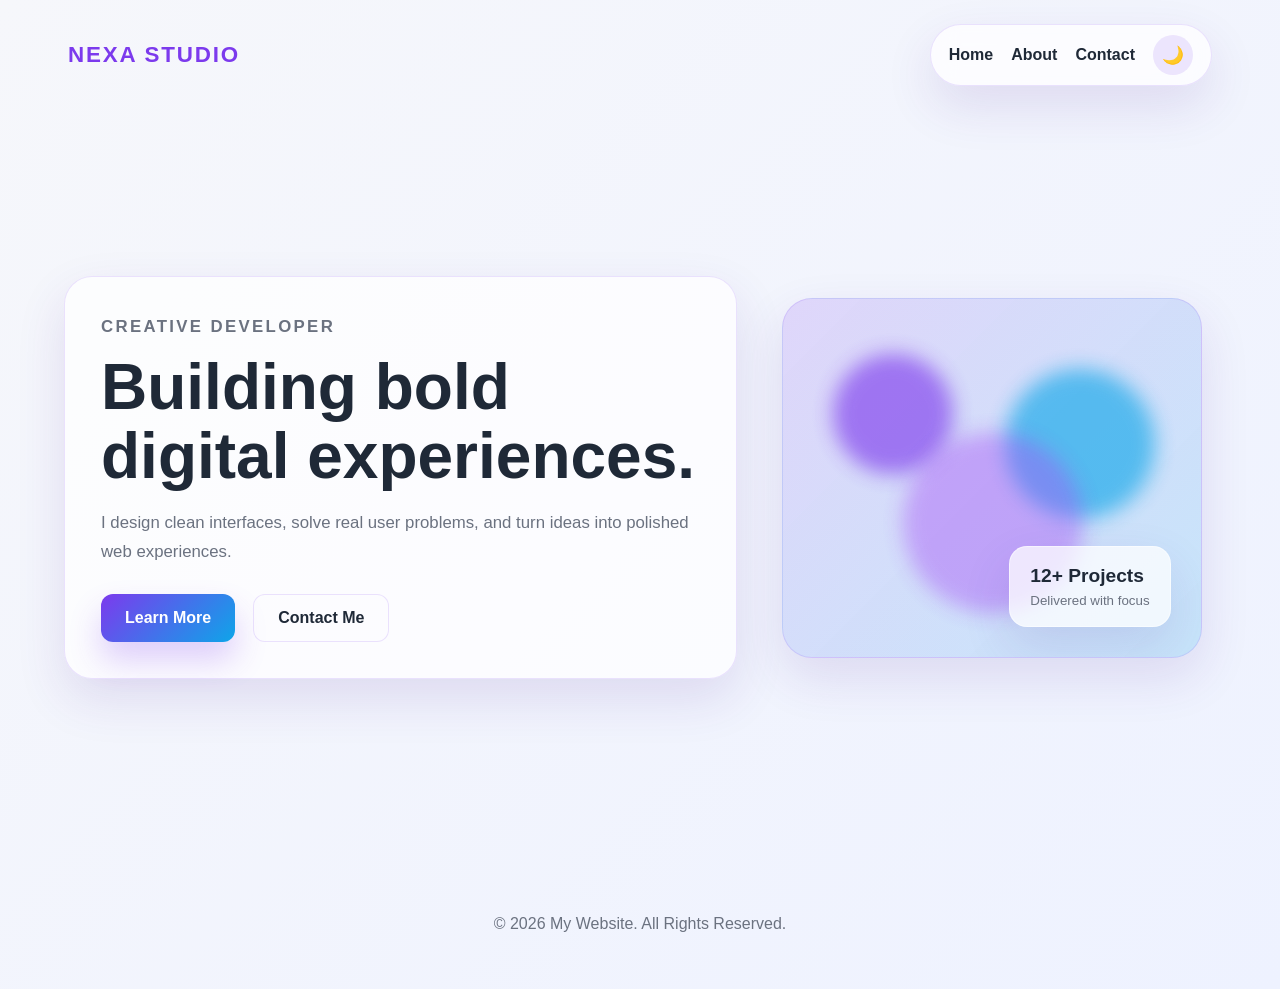
<file: index.html>
<!doctype html>
<html lang="en">
  <head>
    <meta charset="UTF-8" />
    <meta name="viewport" content="width=device-width, initial-scale=1.0" />
    <title>Home | My Portfolio</title>
    <link rel="stylesheet" href="style.css" />
  </head>
  <body>
    <nav class="main-nav">
      <div class="brand">Nexa Studio</div>
      <div class="nav-link">
        <a href="index.html">Home</a>
        <a href="about.html">About</a>
        <a href="contact.html">Contact</a>
        <button id="theme-button" class="icon-button" aria-label="Toggle theme">
          🌙
        </button>
        <button
          id="menu-button"
          class="icon-button mobile-only"
          aria-label="Open menu"
        >
          ☰
        </button>
      </div>
    </nav>

    <main>
      <section class="hero">
        <div class="hero-text">
          <p class="eyebrow">Creative Developer</p>
          <h1>Building bold digital experiences.</h1>
          <p>
            I design clean interfaces, solve real user problems, and turn ideas
            into polished web experiences.
          </p>
          <div class="hero-actions">
            <a href="about.html" class="primary-btn">Learn More</a>
            <a href="contact.html" class="secondary-btn">Contact Me</a>
          </div>
        </div>

        <div class="hero-visual">
          <div class="glass-card">
            <span class="dot dot-one"></span>
            <span class="dot dot-two"></span>
            <span class="dot dot-three"></span>
            <div class="mini-card">
              <strong>12+ Projects</strong>
              <small>Delivered with focus</small>
            </div>
          </div>
        </div>
      </section>
    </main>

    <footer>
      <p>© 2026 My Website. All Rights Reserved.</p>
    </footer>

    <script src="script.js"></script>
  </body>
</html>
</file>
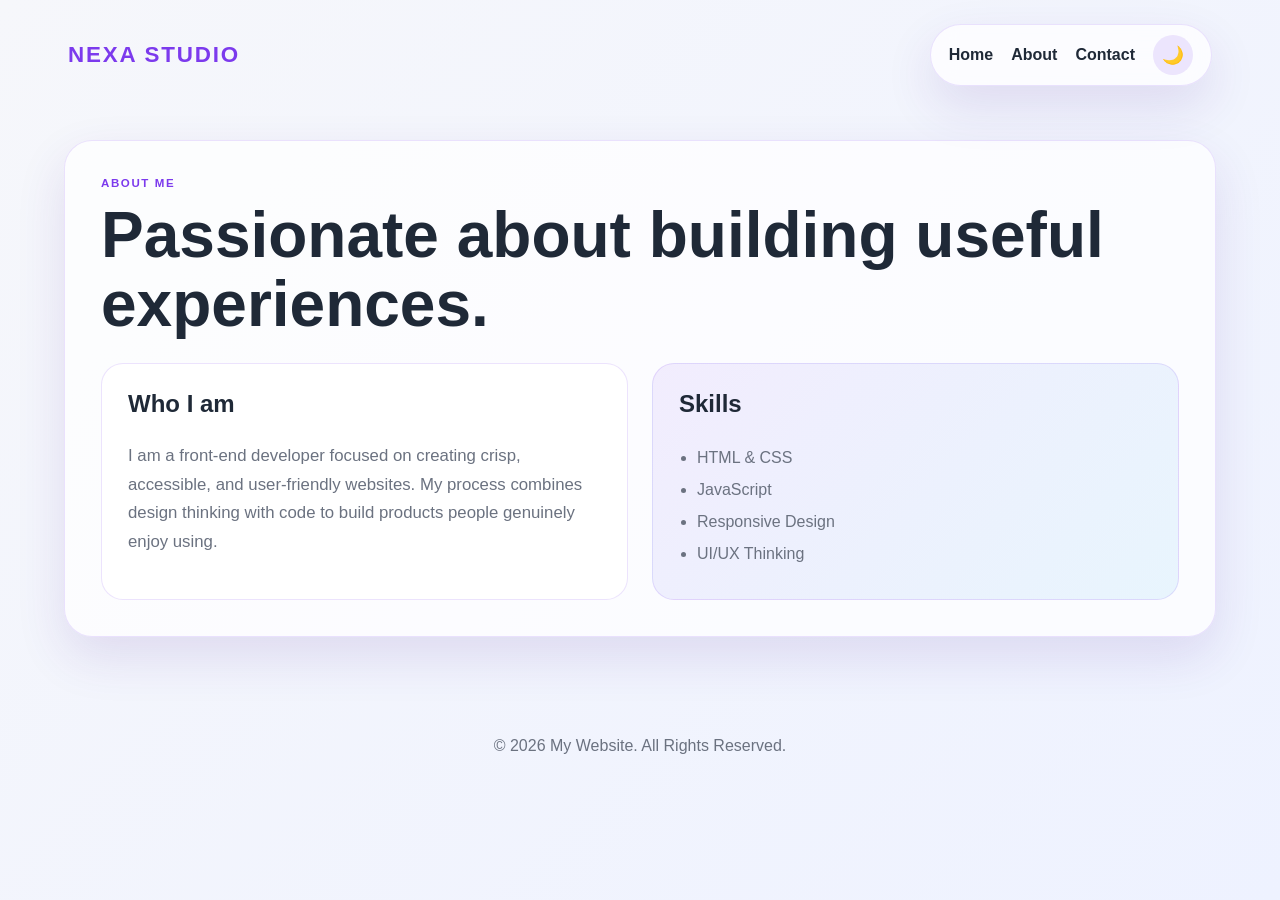
<file: about.html>
<!doctype html>
<html lang="en">
  <head>
    <meta charset="UTF-8" />
    <meta name="viewport" content="width=device-width, initial-scale=1.0" />
    <title>About | My Portfolio</title>
    <link rel="stylesheet" href="style.css" />
  </head>
  <body>
    <nav class="main-nav">
      <div class="brand">Nexa Studio</div>
      <div class="nav-link">
        <a href="index.html">Home</a>
        <a href="about.html">About</a>
        <a href="contact.html">Contact</a>
        <button id="theme-button" class="icon-button" aria-label="Toggle theme">
          🌙
        </button>
        <button
          id="menu-button"
          class="icon-button mobile-only"
          aria-label="Open menu"
        >
          ☰
        </button>
      </div>
    </nav>

    <main>
      <section class="about">
        <div class="section-heading">
          <p class="eyebrow">About Me</p>
          <h2>Passionate about building useful experiences.</h2>
        </div>

        <div class="about-grid">
          <div class="about-card">
            <h3>Who I am</h3>
            <p>
              I am a front-end developer focused on creating crisp, accessible,
              and user-friendly websites. My process combines design thinking
              with code to build products people genuinely enjoy using.
            </p>
          </div>

          <div class="about-card highlight">
            <h3>Skills</h3>
            <ul>
              <li>HTML & CSS</li>
              <li>JavaScript</li>
              <li>Responsive Design</li>
              <li>UI/UX Thinking</li>
            </ul>
          </div>
        </div>
      </section>
    </main>

    <footer>
      <p>© 2026 My Website. All Rights Reserved.</p>
    </footer>

    <script src="script.js"></script>
  </body>
</html>
</file>
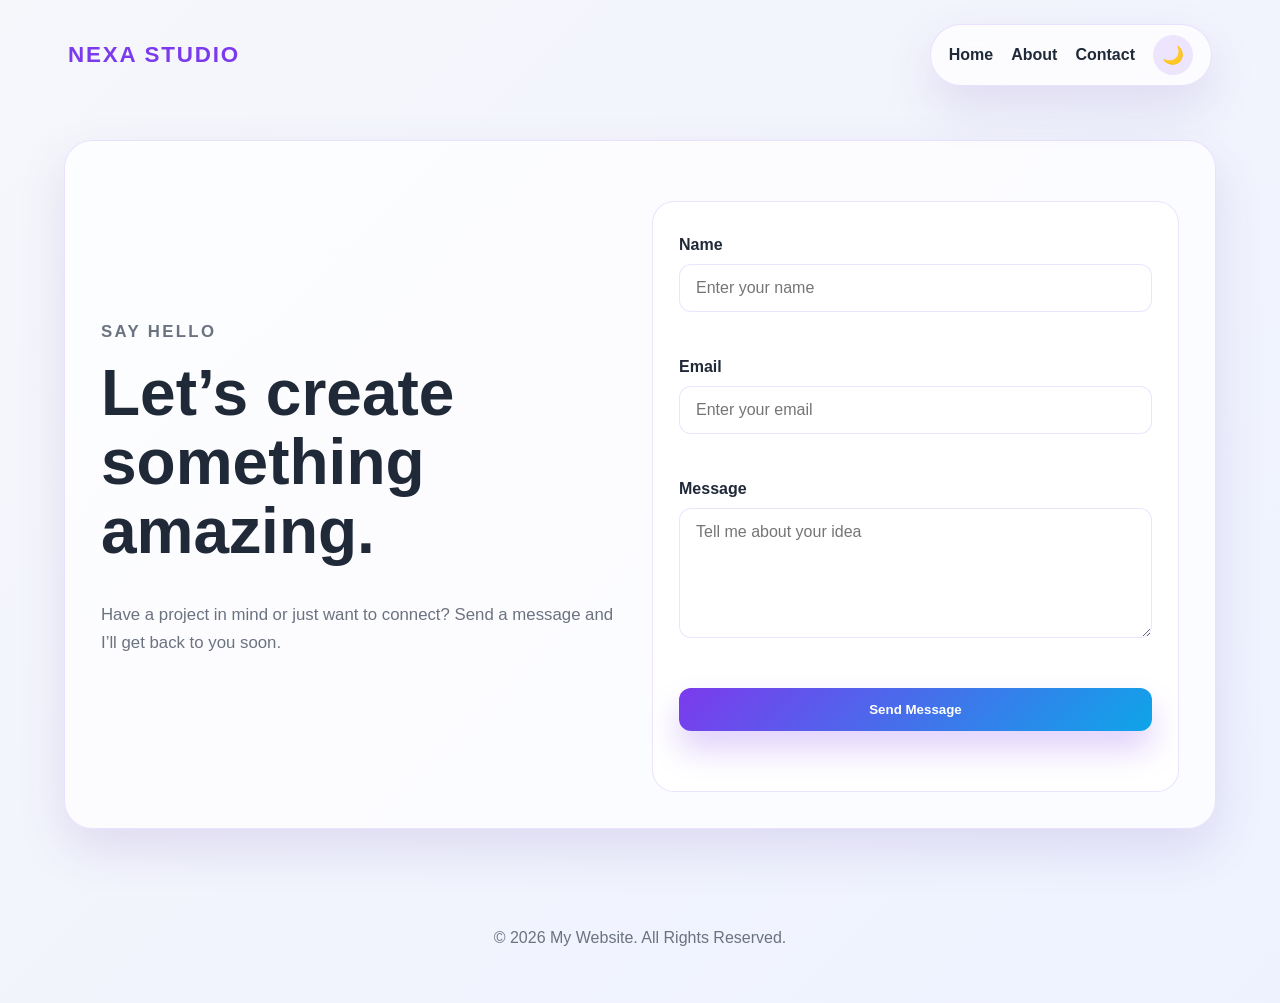
<file: contact.html>
<!doctype html>
<html lang="en">
  <head>
    <meta charset="UTF-8" />
    <meta name="viewport" content="width=device-width, initial-scale=1.0" />
    <title>Contact | My Portfolio</title>
    <link rel="stylesheet" href="style.css" />
  </head>
  <body>
    <nav class="main-nav">
      <div class="brand">Nexa Studio</div>
      <div class="nav-link">
        <a href="index.html">Home</a>
        <a href="about.html">About</a>
        <a href="contact.html">Contact</a>
        <button id="theme-button" class="icon-button" aria-label="Toggle theme">
          🌙
        </button>
        <button
          id="menu-button"
          class="icon-button mobile-only"
          aria-label="Open menu"
        >
          ☰
        </button>
      </div>
    </nav>

    <main>
      <section class="contact">
        <div class="contact-layout">
          <div class="contact-info">
            <p class="eyebrow">Say Hello</p>
            <h2>Let’s create something amazing.</h2>
            <p>
              Have a project in mind or just want to connect? Send a message and
              I’ll get back to you soon.
            </p>
          </div>

          <form id="contact-form" class="contact-form">
            <label for="name">Name</label>
            <input type="text" id="name" placeholder="Enter your name" />
            <small id="name-error"></small>

            <label for="email">Email</label>
            <input type="email" id="email" placeholder="Enter your email" />
            <small id="email-error"></small>

            <label for="message">Message</label>
            <textarea
              id="message"
              placeholder="Tell me about your idea"
            ></textarea>
            <small id="message-error"></small>

            <button type="submit" class="primary-btn submit-btn">
              Send Message
            </button>
            <p id="success-message" class="success-message"></p>
          </form>
        </div>
      </section>
    </main>

    <footer>
      <p>© 2026 My Website. All Rights Reserved.</p>
    </footer>

    <script src="script.js"></script>
  </body>
</html>
</file>
<file: style.css>
:root {
  --bg: #f6f7fb;
  --bg-accent: #eef2ff;
  --panel: rgba(255, 255, 255, 0.72);
  --panel-strong: #ffffff;
  --text: #1f2937;
  --text-soft: #6b7280;
  --primary: #7c3aed;
  --primary-dark: #4c1d95;
  --secondary: #0ea5e9;
  --border: rgba(124, 58, 237, 0.14);
  --shadow: 0 20px 50px rgba(76, 29, 149, 0.12);
}

* {
  box-sizing: border-box;
}

body {
  margin: 0;
  font-family: "Segoe UI", Tahoma, Geneva, Verdana, sans-serif;
  background: linear-gradient(135deg, var(--bg) 0%, var(--bg-accent) 100%);
  color: var(--text);
  min-height: 100vh;
  transition:
    background 0.3s ease,
    color 0.3s ease;
}

body.dark-theme {
  --bg: #0f172a;
  --bg-accent: #111827;
  --panel: rgba(15, 23, 42, 0.8);
  --panel-strong: #111827;
  --text: #e5e7eb;
  --text-soft: #cbd5e1;
  --primary: #a78bfa;
  --primary-dark: #ddd6fe;
  --secondary: #38bdf8;
  --border: rgba(167, 139, 250, 0.2);
  --shadow: 0 20px 50px rgba(15, 23, 42, 0.5);
}

nav.main-nav {
  display: flex;
  justify-content: space-between;
  align-items: center;
  max-width: 1200px;
  margin: 0 auto;
  padding: 24px 28px;
}

.brand {
  font-size: 1.4rem;
  font-weight: 800;
  letter-spacing: 0.08em;
  text-transform: uppercase;
  color: var(--primary);
}

.nav-link {
  display: flex;
  align-items: center;
  gap: 18px;
  background: var(--panel);
  backdrop-filter: blur(12px);
  border: 1px solid var(--border);
  border-radius: 999px;
  padding: 10px 18px;
  box-shadow: var(--shadow);
}

.nav-link a {
  text-decoration: none;
  color: var(--text);
  font-weight: 600;
  transition: color 0.2s ease;
}

.nav-link a:hover {
  color: var(--primary);
}

.icon-button {
  border: none;
  border-radius: 50%;
  background: rgba(124, 58, 237, 0.12);
  color: var(--text);
  width: 40px;
  height: 40px;
  font-size: 1.1rem;
  cursor: pointer;
  transition:
    transform 0.2s ease,
    background 0.2s ease;
}

.icon-button:hover {
  transform: translateY(-1px);
  background: rgba(124, 58, 237, 0.2);
}

.mobile-only {
  display: none;
}

main {
  max-width: 1200px;
  margin: 0 auto;
  padding: 30px 24px 60px;
}

.hero {
  display: grid;
  grid-template-columns: 1.2fr 0.8fr;
  gap: 30px;
  align-items: center;
  min-height: 75vh;
}

.hero-text,
.about,
.contact {
  background: var(--panel);
  border: 1px solid var(--border);
  border-radius: 28px;
  box-shadow: var(--shadow);
  padding: 36px;
}

.eyebrow {
  margin: 0 0 12px;
  color: var(--primary);
  text-transform: uppercase;
  letter-spacing: 0.14em;
  font-size: 0.72rem;
  font-weight: 700;
}

.hero h1,
.section-heading h2,
.contact-info h2 {
  margin: 0 0 18px;
  font-size: clamp(2.3rem, 5vw, 4.2rem);
  line-height: 1.08;
}

.hero p,
.about-card p,
.contact-info p {
  color: var(--text-soft);
  line-height: 1.7;
  font-size: 1.05rem;
}

.hero-actions {
  display: flex;
  gap: 18px;
  margin-top: 28px;
  flex-wrap: wrap;
}

.primary-btn,
.secondary-btn {
  display: inline-flex;
  align-items: center;
  justify-content: center;
  padding: 14px 24px;
  border-radius: 12px;
  text-decoration: none;
  font-weight: 700;
  transition:
    transform 0.2s ease,
    box-shadow 0.2s ease;
}

.primary-btn {
  background: linear-gradient(135deg, var(--primary), var(--secondary));
  color: white;
  box-shadow: 0 18px 32px rgba(124, 58, 237, 0.24);
}

.secondary-btn {
  border: 1px solid var(--border);
  color: var(--text);
  background: rgba(255, 255, 255, 0.2);
}

.primary-btn:hover,
.secondary-btn:hover {
  transform: translateY(-2px);
}

.hero-visual {
  display: flex;
  justify-content: center;
  align-items: center;
}

.glass-card {
  position: relative;
  width: min(100%, 420px);
  height: 360px;
  background: linear-gradient(
    135deg,
    rgba(124, 58, 237, 0.16),
    rgba(14, 165, 233, 0.18)
  );
  border: 1px solid var(--border);
  border-radius: 30px;
  box-shadow: var(--shadow);
  overflow: hidden;
}

.dot {
  position: absolute;
  border-radius: 50%;
  filter: blur(10px);
  opacity: 0.9;
}

.dot-one {
  top: 55px;
  left: 50px;
  width: 120px;
  height: 120px;
  background: rgba(124, 58, 237, 0.7);
}

.dot-two {
  right: 46px;
  top: 70px;
  width: 150px;
  height: 150px;
  background: rgba(14, 165, 233, 0.7);
}

.dot-three {
  left: 120px;
  bottom: 44px;
  width: 180px;
  height: 180px;
  background: rgba(168, 85, 247, 0.48);
}

.mini-card {
  position: absolute;
  right: 30px;
  bottom: 30px;
  background: rgba(255, 255, 255, 0.74);
  border: 1px solid rgba(255, 255, 255, 0.5);
  border-radius: 18px;
  padding: 18px 20px;
  display: flex;
  flex-direction: column;
  gap: 6px;
  box-shadow: var(--shadow);
}

.mini-card strong {
  font-size: 1.2rem;
  color: var(--text);
}

.mini-card small {
  color: var(--text-soft);
}

.about-grid,
.contact-layout {
  display: grid;
  grid-template-columns: repeat(2, minmax(0, 1fr));
  gap: 24px;
  margin-top: 24px;
}

.about-card,
.contact-form {
  background: var(--panel-strong);
  border: 1px solid var(--border);
  border-radius: 22px;
  padding: 26px;
}

.about-card.highlight {
  background: linear-gradient(
    135deg,
    rgba(124, 58, 237, 0.08),
    rgba(14, 165, 233, 0.08)
  );
}

.about-card h3 {
  margin-top: 0;
  font-size: 1.5rem;
}

.about-card ul {
  margin: 0;
  padding-left: 18px;
  color: var(--text-soft);
  line-height: 2;
}

.contact-info {
  display: flex;
  flex-direction: column;
  justify-content: center;
}

.contact-form {
  display: flex;
  flex-direction: column;
  gap: 10px;
}

.contact-form label {
  font-weight: 600;
  margin-top: 8px;
}

.contact-form input,
.contact-form textarea {
  width: 100%;
  border: 1px solid var(--border);
  border-radius: 12px;
  padding: 14px 16px;
  font-size: 1rem;
  font-family: inherit;
  background: rgba(255, 255, 255, 0.5);
  color: var(--text);
}

.contact-form textarea {
  min-height: 130px;
  resize: vertical;
}

.contact-form small {
  min-height: 18px;
  color: #dc2626;
  font-size: 0.8rem;
}

.success-message {
  margin: 0;
  min-height: 24px;
  color: #16a34a;
  font-weight: 700;
}

.submit-btn {
  border: none;
  cursor: pointer;
  margin-top: 12px;
}

footer {
  text-align: center;
  color: var(--text-soft);
  padding: 24px 16px 40px;
}

@media (max-width: 768px) {
  nav.main-nav {
    flex-direction: column;
    align-items: flex-start;
    gap: 16px;
  }

  .nav-link {
    width: 100%;
    justify-content: space-between;
    display: none;
  }

  .nav-link.show {
    display: flex;
    flex-wrap: wrap;
    border-radius: 18px;
  }

  .mobile-only {
    display: inline-flex;
    align-items: center;
    justify-content: center;
  }

  .hero,
  .about-grid,
  .contact-layout {
    grid-template-columns: 1fr;
  }

  .hero {
    min-height: auto;
    padding-top: 16px;
  }

  .hero-text,
  .about,
  .contact {
    padding: 24px 20px;
  }
}
</file>
